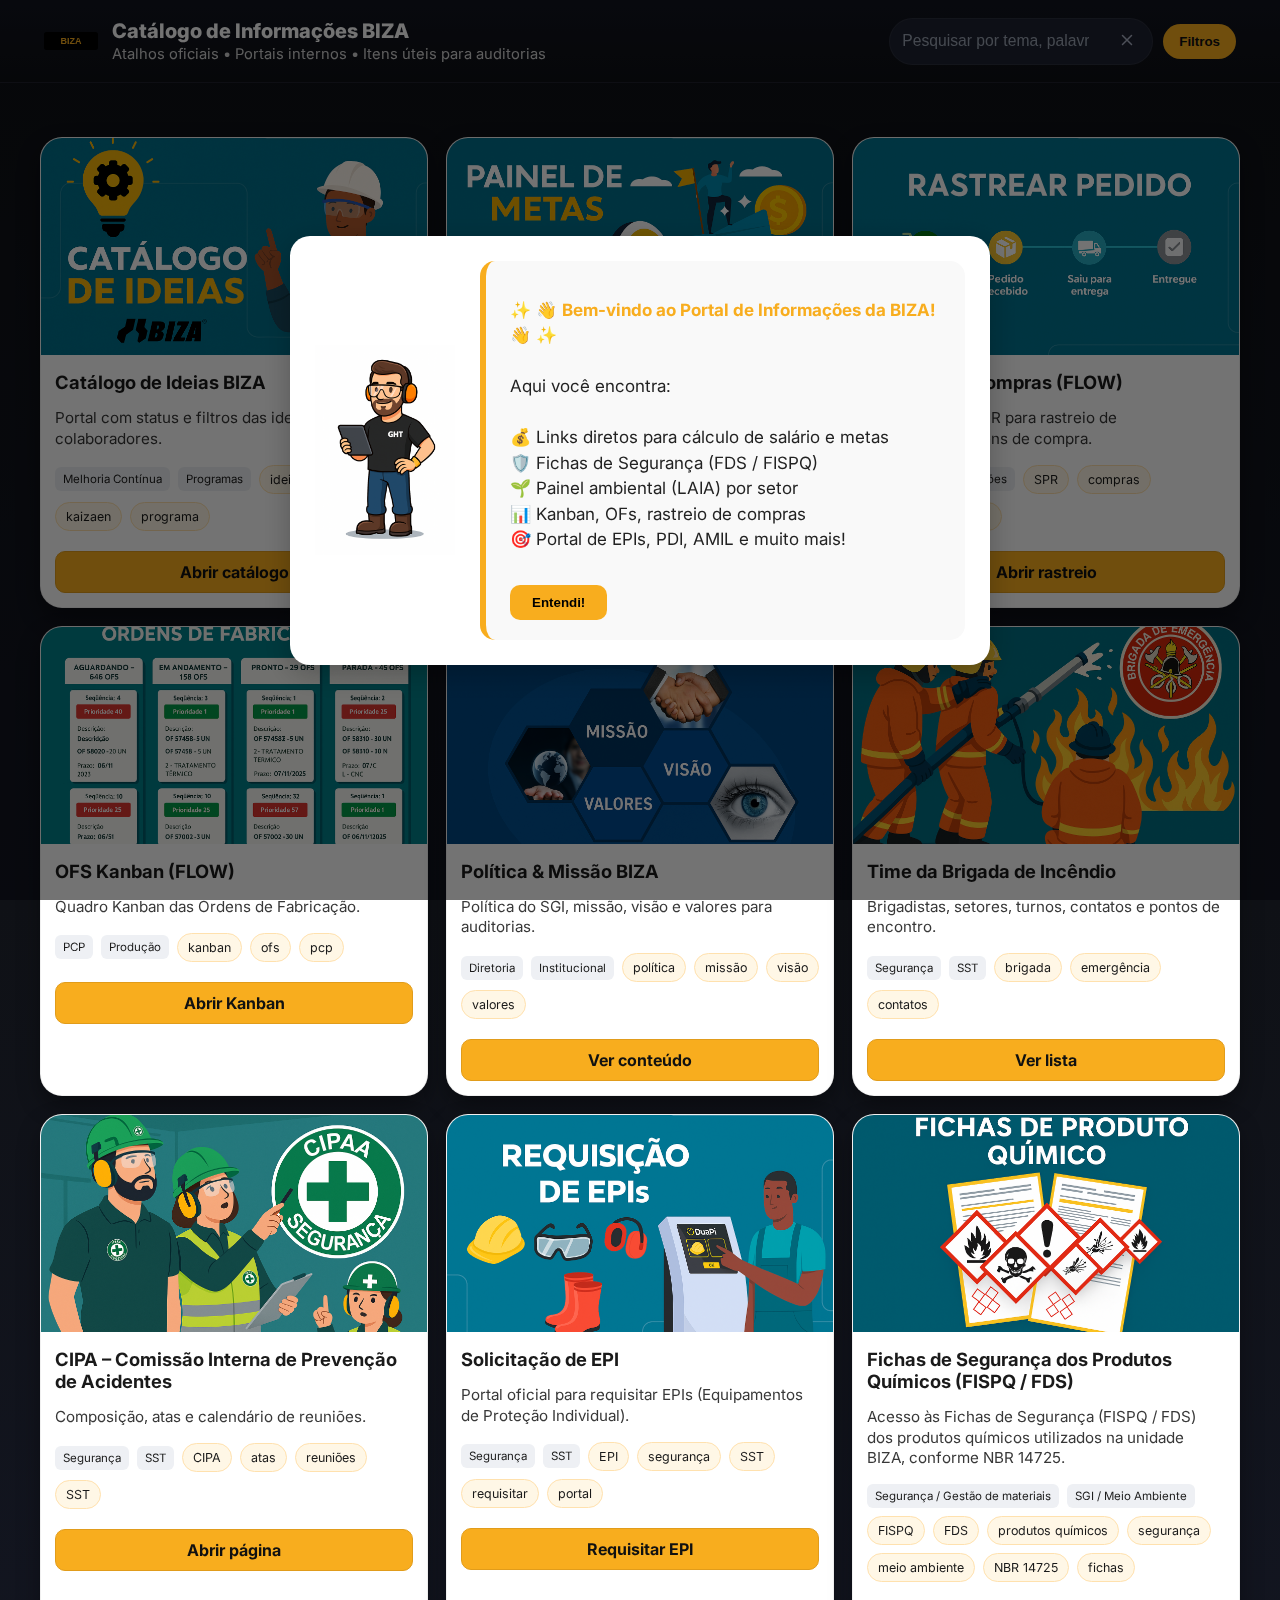
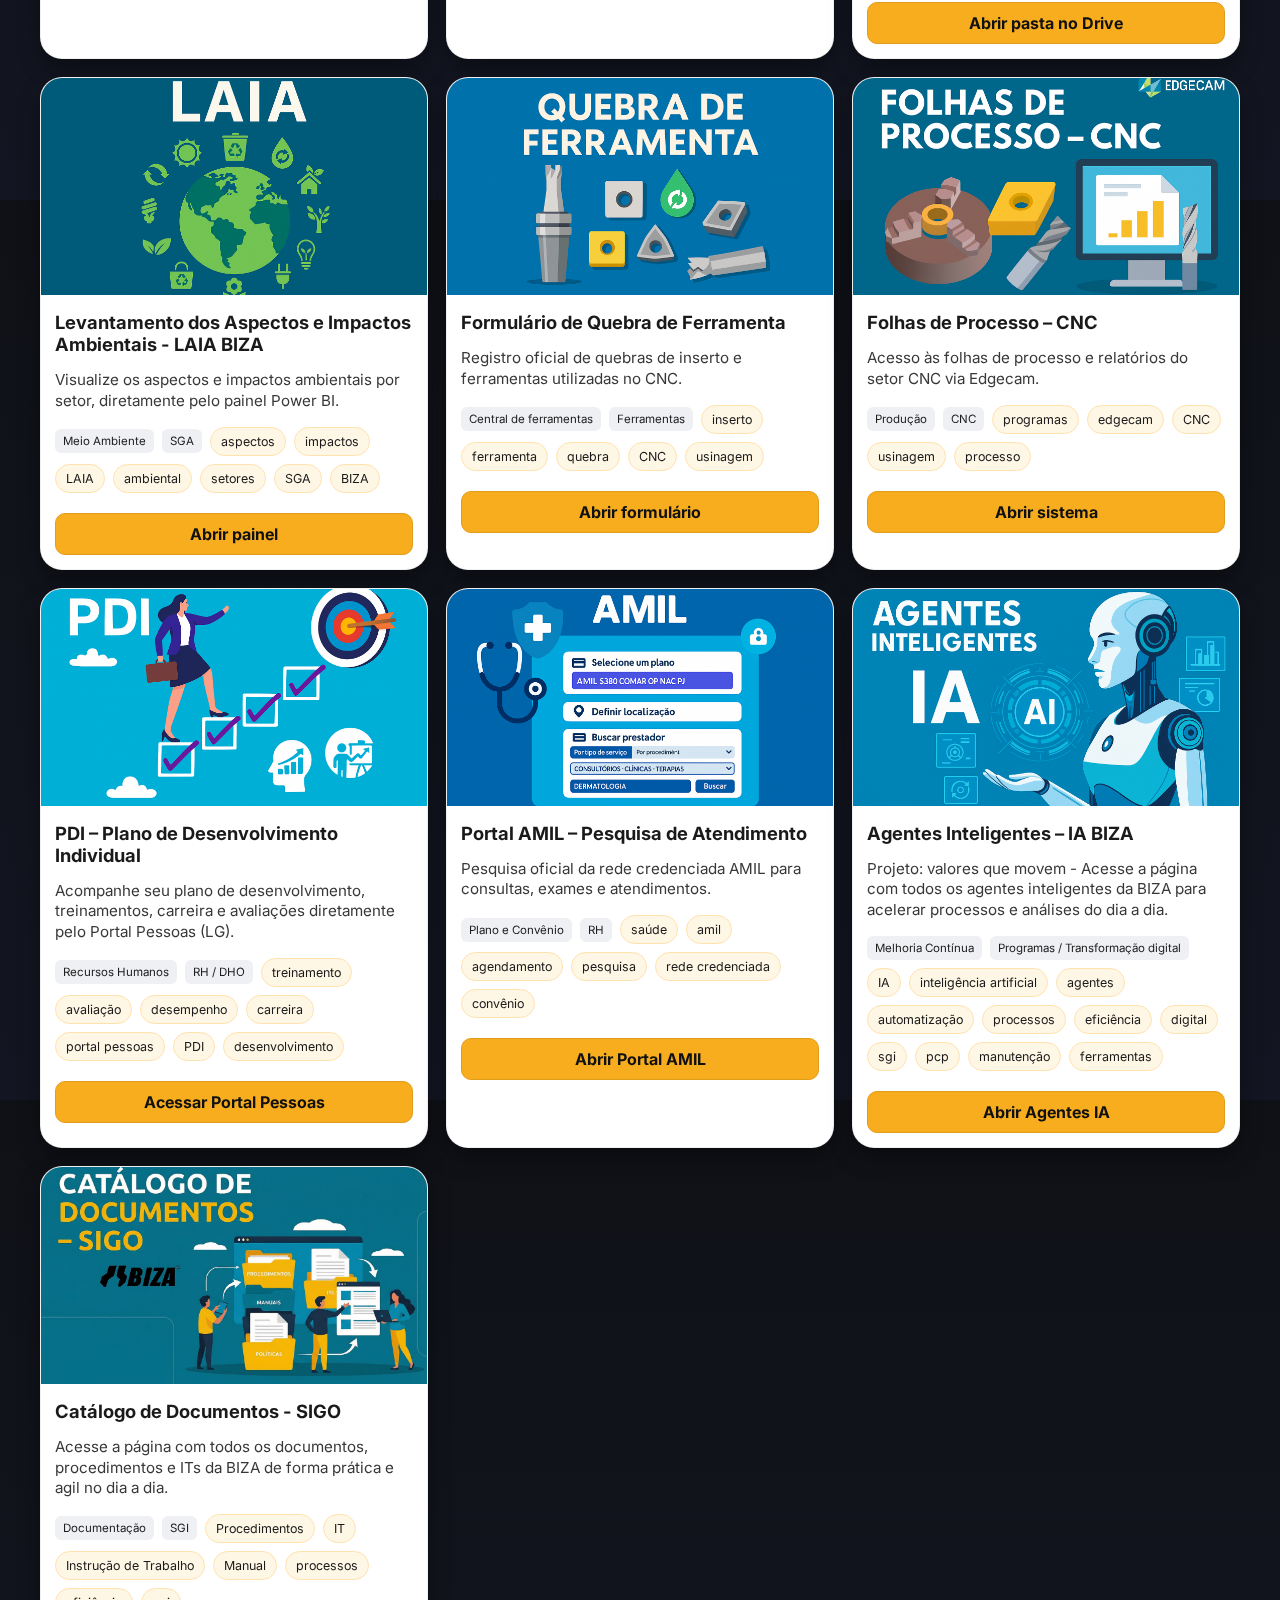
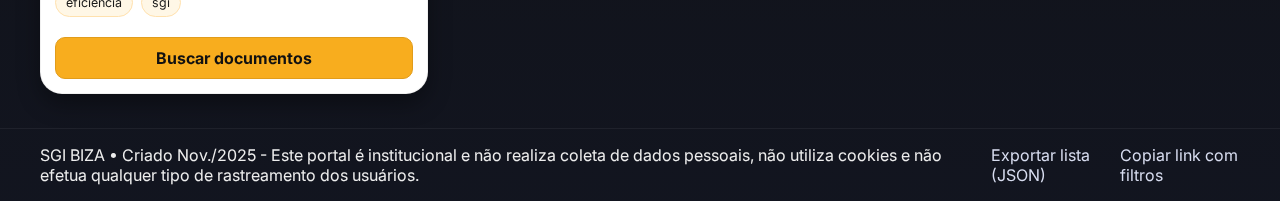
<file: index.html>
<!DOCTYPE html>
<html lang="pt-BR">
<head>
  <meta charset="utf-8" />
  <meta name="viewport" content="width=device-width, initial-scale=1" />
  <title>BIZA | Catálogo de Informações Gerais</title>
  <!-- Fonte e estilos -->
  <link rel="preconnect" href="https://fonts.googleapis.com">
  <link rel="preconnect" href="https://fonts.gstatic.com" crossorigin>
  <link href="https://fonts.googleapis.com/css2?family=Inter:wght@400;500;600;700&display=swap" rel="stylesheet">
  <link rel="stylesheet" href="styles.css" />
  <link rel="icon" href="biza-logo.svg" type="image/svg+xml" />
</head>

<!-- POPUP DE BOAS-VINDAS -->
<div id="popup-biza" class="popup-biza">
    <div class="popup-content popup-flex">
        
        <!-- Mascote Operador CNC -->
        <img src="operador.png" class="popup-mascote" alt="Mascote Operador BIZA">
        
        <!-- Balão de fala -->
        <div class="popup-balloon">
            <p>
                ✨ 👋 <strong>Bem-vindo ao Portal de Informações da BIZA!</strong> 👋 ✨<br><br>

                Aqui você encontra:<br><br>

                💰 Links diretos para cálculo de salário e metas<br>
                🛡️ Fichas de Segurança (FDS / FISPQ)<br>
                🌱 Painel ambiental (LAIA) por setor<br>
                📊 Kanban, OFs, rastreio de compras<br>
                🎯 Portal de EPIs, PDI, AMIL e muito mais!
            </p>

            <button id="popup-close" class="popup-close">Entendi!</button>
        </div>

    </div>
</div>


<body>
  <!-- Topo com logo, título e busca -->
  <header class="topbar" role="banner">
    <div class="wrap">
      <div class="brand">
        <img src="biza-logo.svg" alt="Logo BIZA" class="logo"/>
        <div class="titles">
          <h1>Catálogo de Informações BIZA</h1>
          <p class="subtitle">Atalhos oficiais • Portais internos • Itens úteis para auditorias</p>
        </div>
      </div>

      <div class="actions">
        <div class="search">
          <input id="searchInput" type="search" placeholder="Pesquisar por tema, palavra‑chave ou área…" aria-label="Pesquisar" />
          <button id="clearSearch" class="ghost" title="Limpar pesquisa" aria-label="Limpar">
            <svg width="18" height="18" viewBox="0 0 24 24" fill="none" aria-hidden="true"><path d="M18 6L6 18M6 6l12 12" stroke="currentColor" stroke-width="2" stroke-linecap="round"/></svg>
          </button>
        </div>
        <button id="openFilters" class="btn" aria-haspopup="dialog" aria-controls="filtersDialog">Filtros</button>
      </div>
    </div>
  </header>

  <!-- Conteúdo principal -->
  <main class="wrap" id="main" role="main">
    <!-- Chips ativos de filtros/pesquisa -->
    <section class="chips" id="activeChips" aria-live="polite"></section>
    <!-- Grid de cards (preenchido via JS) -->
    <section class="grid" id="cardsGrid" aria-live="polite" aria-busy="true"></section>
  </main>

  <!-- Rodapé -->
  <footer class="footer" role="contentinfo">
    <div class="wrap">
      <span>SGI BIZA • Criado Nov./2025 - Este portal é institucional e não realiza coleta de dados pessoais, não utiliza cookies e não efetua qualquer tipo de rastreamento dos usuários.</span>
      <nav class="footer-links">
        <a href="#" id="exportJson">Exportar lista (JSON)</a>
        <a href="#" id="copyUrl">Copiar link com filtros</a>
      </nav>
    </div>
  </footer>

  <!-- Dialog de Filtros -->
  <dialog id="filtersDialog" class="dialog">
    <form method="dialog" class="dialog-card" id="filtersForm">
      <header>
        <h2>Filtros</h2>
        <button class="ghost" value="cancel" aria-label="Fechar">
          <svg width="18" height="18" viewBox="0 0 24 24" fill="none" aria-hidden="true"><path d="M18 6L6 18M6 6l12 12" stroke="currentColor" stroke-width="2" stroke-linecap="round"/></svg>
        </button>
      </header>
      <div class="dialog-body">
        <div class="filter-group">
          <label for="categorySelect">Categoria</label>
          <select id="categorySelect">
            <option value="">Todas</option>
          </select>
        </div>
        <div class="filter-group">
          <label for="areaSelect">Área</label>
          <select id="areaSelect">
            <option value="">Todas</option>
          </select>
        </div>
        <div class="filter-group">
          <label>Palavras‑chave</label>
          <div id="keywordsBox" class="keywords-box"></div>
        </div>
      </div>
      <footer class="dialog-actions">
        <button class="ghost" value="cancel">Cancelar</button>
        <button id="applyFilters" class="btn" value="default">Aplicar</button>
      </footer>
    </form>
  </dialog>

  <!-- Fallback local: carrega dados mesmo sem servidor -->
 <script src="cards.data.js"></script>
 <script src="app.js" defer></script>
  <!-- Script principal -->
  <script src="app.js" defer></script>
</body>
</html>
</file>
<file: styles.css>
:root{
  --yellow:#F8AD1E; --black:#000; --dgray:#1A1A1A; --panel:#0F1116; --panel2:#131622; --white:#FFF;
  --radius:18px; --radius-lg:22px; --shadow:0 10px 22px rgba(0,0,0,.35);
}
*{box-sizing:border-box}
html,body{height:100%}
body{font-family:Inter,system-ui,-apple-system,Segoe UI,Roboto,Ubuntu,"Helvetica Neue",Arial; color:#EDEDED; background:linear-gradient(180deg,var(--panel),var(--panel2)); margin:0}
.wrap{width:min(1200px, 94vw); margin-inline:auto}

/* HEADER */
.topbar{position:sticky; top:0; backdrop-filter:saturate(140%) blur(6px); background:linear-gradient(180deg, rgba(19,22,34,.85), rgba(15,17,22,.85)); border-bottom:1px solid rgba(255,255,255,.06); z-index:40}
.topbar .wrap{
  display:flex; align-items:center; justify-content:space-between; padding:14px 4px;
  flex-wrap:wrap;             /* permite quebrar linha no mobile */
  gap:10px;                   /* respiro entre linhas */
}
.brand{display:flex; gap:14px; align-items:center}
.logo{width:54px; height:54px}
.titles h1{font-size:1.25rem; color:#FFF; margin:0; font-weight:800}
.subtitle{margin:2px 0 0; font-size:.92rem; color:#CFCFCF}

.actions{display:flex; gap:10px; align-items:center}
.search{display:flex; gap:6px; align-items:center; background:#1E2231; padding:8px 10px; border-radius:999px; border:1px solid rgba(255,255,255,.06)}
.search input{
  border:0; outline:0;
  width:100%;           /* ocupa toda a largura disponível */
  min-width:0;          /* permite encolher dentro do flex */
  font-size:.98rem; color:#fff; background:transparent
}
.search ::placeholder{color:#9AA3B2}
.search .ghost{border:0; background:transparent; padding:4px 6px; cursor:pointer; color:#AAB2C5}
.btn{background:var(--yellow); color:#111; border:0; padding:10px 16px; border-radius:999px; cursor:pointer; font-weight:800}
.btn:active{transform:translateY(1px)}
.ghost{background:transparent; border:0; color:#CFCFCF; cursor:pointer}

/* Deixe os blocos com comportamento flexível */
.brand{flex:0 1 auto}
.actions{display:flex; gap:10px; align-items:center; flex:0 1 auto}
.search{
  display:flex; gap:6px; align-items:center;
  background:#1E2231; padding:8px 10px; border-radius:999px;
  border:1px solid rgba(255,255,255,.06);
  flex:1 1 520px;              /* desktop: cresce e encolhe conforme espaço */
  max-width:720px;
}

/* GRID & CARDS */
.grid{display:grid; grid-template-columns:repeat(auto-fill,minmax(300px,1fr)); gap:18px; padding:22px 0 34px}
.card{display:flex; flex-direction:column; background:#FFFFFF; color:#1A1A1A; border:1px solid rgba(0,0,0,.06); border-radius:var(--radius-lg); overflow:hidden; box-shadow:var(--shadow); transition:transform .18s ease, box-shadow .18s ease}
.card:hover{transform:translateY(-3px); box-shadow:0 14px 28px rgba(0,0,0,.5)}
.card-media{position:relative; aspect-ratio:16/9; background:#f7f7f7; overflow:hidden}
.card-media img{width:100%; height:100%; object-fit:cover}
.card-body{padding:14px 14px 8px}
.card h3{margin:2px 0 8px; font-size:1.15rem}
.card .desc{color:#383838; font-size:.95rem; line-height:1.35}
.meta{display:flex; gap:8px; align-items:center; margin-top:10px; flex-wrap:wrap}
.tag{font-size:.78rem; padding:6px 10px; border-radius:999px; background:#FFF7E6; border:1px solid #FFE1AE}
.badge{font-size:.72rem; padding:5px 8px; border-radius:6px; background:#EEF0F4}
.card-footer{display:flex; gap:8px; align-items:center; justify-content:space-between; padding:12px 14px 14px}
.card-footer a{flex:1; text-align:center; text-decoration:none; font-weight:700; border-radius:10px; padding:10px 12px; border:1px solid rgba(0,0,0,.12)}
.card-footer a.primary{background:var(--yellow); color:#111; border-color:#E19C1B}
.card-footer a.secondary{background:#fff}

/* CHIPS */
.chips{display:flex; gap:8px; flex-wrap:wrap; padding:16px 0}
.chip{display:inline-flex; gap:6px; align-items:center; padding:6px 10px; border-radius:999px; background:#23283A; border:1px solid rgba(255,255,255,.08); color:#D7DCEF}
.chip button{border:0;background:transparent;cursor:pointer;color:#C6CEE2}

/* FOOTER */
.footer{border-top:1px solid rgba(255,255,255,.06); padding:16px 0; background:transparent}
.footer .wrap{display:flex; align-items:center; justify-content:space-between}
.footer-links{display:flex; gap:14px}
.footer a{text-decoration:none; color:#D7DCEF}

.footer-note {
  margin: 0;
  max-width: 75ch;        /* evita linha muito longa */
  line-height: 1.4;
  opacity: 0.85;
  font-size: 0.9rem;
}

/* DIALOG */
.dialog{border:0; padding:0; max-width:min(720px, 96vw); width:100%; border-radius:16px}
.dialog-card{border:1px solid rgba(255,255,255,.08); border-radius:16px; padding:0; background:#1C2030; color:#EDEDED; box-shadow:var(--shadow)}
.dialog-card header{display:flex; align-items:center; justify-content:space-between; padding:14px 16px; border-bottom:1px solid rgba(255,255,255,.08)}
.dialog-card h2{margin:0; font-size:1.1rem}
.dialog-body{padding:16px}
.filter-group{display:grid; gap:6px; margin-bottom:12px}
.filter-group label{font-weight:700}
.keywords-box{display:flex; gap:8px; flex-wrap:wrap}
.dialog-actions{display:flex; justify-content:flex-end; gap:10px; padding:14px 16px; border-top:1px solid rgba(255,255,255,.08)}

/* RESPONSIVO */
@media (max-width: 760px){
  .titles h1{font-size:1.05rem}
  .subtitle{display:none}            /* some com o subtítulo pra ganhar espaço */

  .brand{flex:1 1 100%}              /* 1ª linha */
  .search{flex:1 1 100%; order:2}    /* 2ª linha: busca ocupa 100% */
  .actions{flex:1 1 100%; order:3; justify-content:flex-end}
  .search input{width:100%; min-width:0}

  .btn{padding:8px 12px}             /* botão um pouco menor */
}

/* Placeholder de imagem */
.img-fallback{display:grid; place-items:center; color:#999; font-weight:700; background:repeating-linear-gradient(45deg, #fafafa, #fafafa 10px, #f1f1f1 10px, #f1f1f1 20px)}

/* POPUP DE BOAS VINDAS BIZA */

/* --- POPUP BIZA RESPONSIVO --- */
.popup-biza {
  position: fixed;
  inset: 0;
  background: rgba(0, 0, 0, 0.55);
  display: flex;
  justify-content: center;
  align-items: center;
  z-index: 9999;
  padding: 20px;
}

.popup-content {
  display: flex;
  align-items: center;
  background: #fff;
  padding: 25px;
  border-radius: 20px;
  max-width: 700px;
  width: 100%;
  box-shadow: 0 8px 30px rgba(0,0,0,0.25);
  gap: 25px;
}

.popup-mascote {
  width: 140px;
  height: auto;
  animation: bounce 1.6s infinite ease-in-out;
}

/* Balão */
.popup-balloon {
  background: #f9f9f9;
  border-left: 6px solid #F8AD1E;
  padding: 20px 24px;
  border-radius: 15px;
  font-size: 17px;
  line-height: 1.5;
  color: #222;
  flex: 1; /* Ocupa espaço proporcional */
}

.popup-balloon strong {
  color: #F8AD1E;
}

.popup-close {
  margin-top: 15px;
  background: #F8AD1E;
  color: #000;
  border: none;
  padding: 10px 22px;
  border-radius: 10px;
  font-weight: bold;
  cursor: pointer;
  transition: .2s;
}

.popup-close:hover {
  background: #d99018;
}

/* ------- Animações ------- */
@keyframes fadeIn {
  from { opacity: 0; }
  to { opacity: 1; }
}

@keyframes slideUp {
  from { transform: translateY(30px); opacity: 0; }
  to { transform: translateY(0); opacity: 1; }
}

@keyframes bounce {
  0%, 100% { transform: translateY(0); }
  50% { transform: translateY(-8px); }
}

/* ---------------------------- */
/* RESPONSIVIDADE PARA CELULAR */
/* ---------------------------- */
@media (max-width: 600px) {

  .popup-content {
    flex-direction: column;     /* FICA EM COLUNA */
    text-align: center;         /* Centraliza tudo */
    padding: 20px;
  }

  .popup-mascote {
    width: 120px;               /* Mascote menor */
    height: auto;
    animation: bounce 1.6s infinite ease-in-out;
  }

  .popup-balloon {
    padding: 18px;
    border-left: none;
    border-top: 6px solid #F8AD1E;  /* Fica estiloso no mobile */
    border-radius: 12px;
    font-size: 16px;
  }
}

/* ------- Animações ------- */
@keyframes fadeIn {
  from { opacity: 0; }
  to { opacity: 1; }
}

@keyframes slideUp {
  from { transform: translateY(30px); opacity: 0; }
  to { transform: translateY(0); opacity: 1; }
}

@keyframes bounce {
  0%, 100% { transform: translateY(0); }
  50% { transform: translateY(-8px); }
}
</file>
